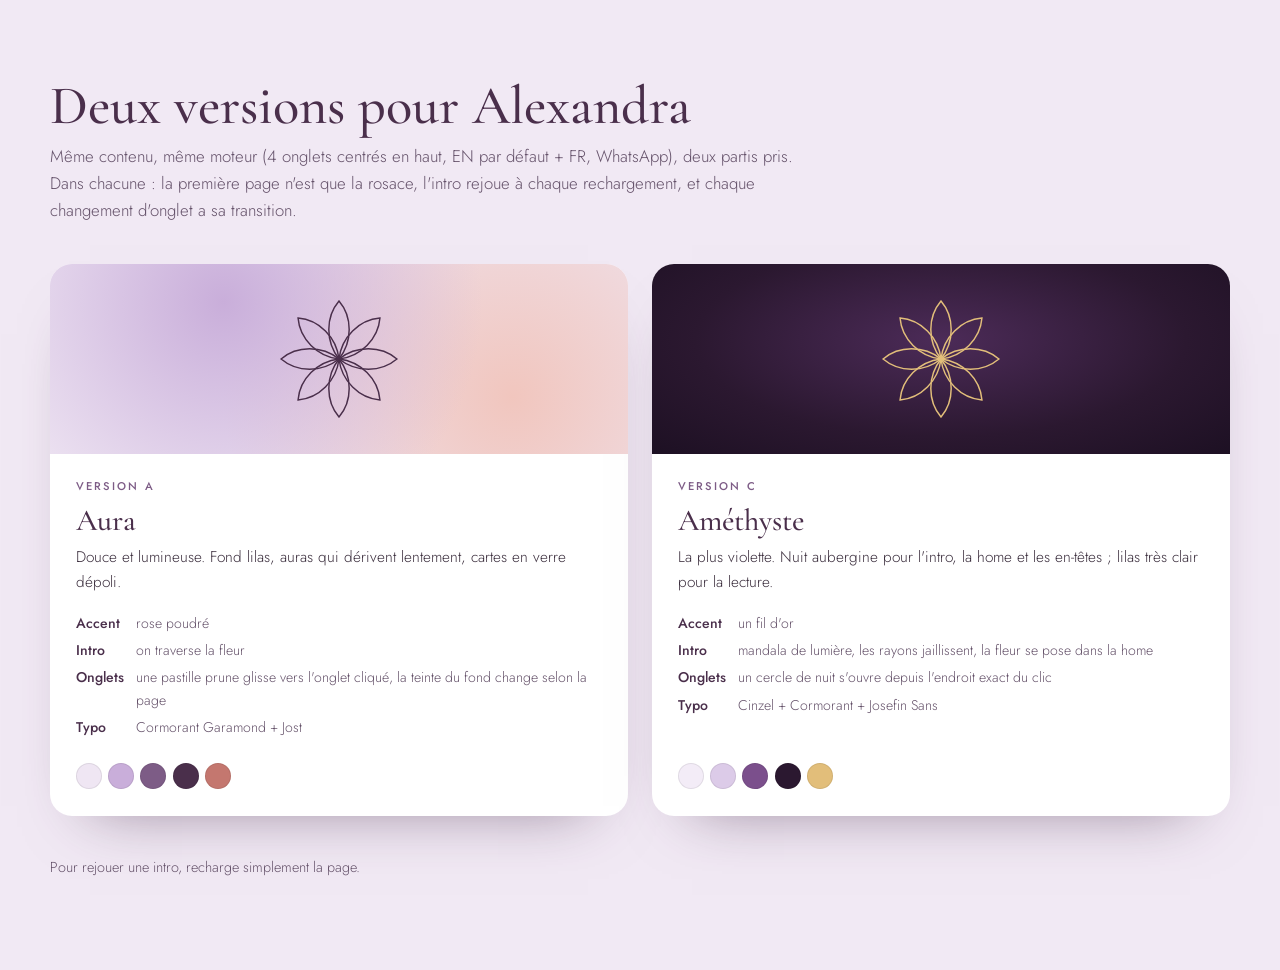
<file: index.html>
<!doctype html>
<html lang="fr">
<head>
  <meta charset="utf-8">
  <meta name="viewport" content="width=device-width, initial-scale=1">
  <meta name="robots" content="noindex, nofollow">
  <title>Alexandra — 2 versions</title>
  <link rel="preconnect" href="https://fonts.googleapis.com">
  <link rel="preconnect" href="https://fonts.gstatic.com" crossorigin>
  <link href="https://fonts.googleapis.com/css2?family=Cormorant+Garamond:ital,wght@0,500;1,400&family=Jost:wght@300;400;500&display=swap" rel="stylesheet">
  <style>
    :root { --ink: #3B2E3D; --strong: #4A2F4B; --soft: #65526A; }
    * { box-sizing: border-box; }
    body { margin: 0; min-height: 100vh; font: 300 1.05rem/1.6 'Jost', system-ui, sans-serif; color: var(--ink); background: #F1E9F4; padding: clamp(2rem, 6vw, 5rem) clamp(16px, 4vw, 48px); }
    header { max-width: 1180px; margin: 0 auto 2.5rem; }
    h1 { font: 500 clamp(2.2rem, 5vw, 3.4rem)/1.1 'Cormorant Garamond', serif; color: var(--strong); margin: 0 0 .4rem; }
    header p { margin: 0; color: var(--soft); max-width: 46em; }
    .grid { max-width: 1180px; margin: 0 auto; display: grid; grid-template-columns: repeat(2, minmax(0, 1fr)); gap: 1.5rem; }
    @media (max-width: 900px) { .grid { grid-template-columns: 1fr; } }
    a.card { display: flex; flex-direction: column; text-decoration: none; color: inherit; border-radius: 22px; overflow: hidden; background: #fff; box-shadow: 0 30px 60px -40px rgba(74, 47, 75, .6); transition: transform .4s cubic-bezier(.16, 1, .3, 1), box-shadow .4s; }
    a.card:hover { transform: translateY(-6px); box-shadow: 0 40px 70px -38px rgba(74, 47, 75, .75); }
    a.card:focus-visible { outline: 3px solid #C4776F; outline-offset: 4px; }
    .swatch { height: 190px; display: grid; place-items: center; position: relative; }
    .swatch svg { width: 130px; height: 130px; overflow: visible; }
    .a .swatch { background: radial-gradient(circle at 30% 20%, #C9AEDA, transparent 60%), radial-gradient(circle at 80% 70%, #F1C6BE, transparent 60%), #EFE6F3; color: #4A2F4B; }
    .c .swatch { background: radial-gradient(ellipse at 50% 40%, #4C2B58, #2B1830 60%, #1D1023); color: #E2BE7A; }
    .body { padding: 1.5rem 1.6rem 1.7rem; display: flex; flex-direction: column; gap: .5rem; flex: 1; }
    .k { font-size: .7rem; font-weight: 500; letter-spacing: .2em; text-transform: uppercase; color: #7D5C86; }
    h2 { font: 500 1.9rem/1.1 'Cormorant Garamond', serif; color: var(--strong); margin: 0; }
    .body p { margin: 0; font-size: .96rem; }
    dl { margin: .6rem 0 0; font-size: .88rem; display: grid; grid-template-columns: auto 1fr; gap: .3rem .8rem; color: var(--soft); }
    dt { font-weight: 500; color: var(--strong); }
    dd { margin: 0; }
    .dots { display: flex; gap: .4rem; margin-top: auto; padding-top: 1rem; }
    .dots i { width: 26px; height: 26px; border-radius: 50%; border: 1px solid rgba(0, 0, 0, .08); }
    footer { max-width: 1180px; margin: 2.5rem auto 0; font-size: .9rem; color: var(--soft); }
  </style>
</head>
<body>
  <header>
    <h1>Deux versions pour Alexandra</h1>
    <p>Même contenu, même moteur (4 onglets centrés en haut, EN par défaut + FR, WhatsApp), deux partis pris. Dans chacune : la première page n'est que la rosace, l'intro rejoue à chaque rechargement, et chaque changement d'onglet a sa transition.</p>
  </header>

  <main class="grid">
    <a class="card a" href="a/index.html">
      <div class="swatch"><svg viewBox="-220 -220 440 440" fill="none" stroke="currentColor" stroke-width="5"><g id="r"><path d="M0 0C46-58 46-142 0-196-46-142-46-58 0 0Z"/><path d="M0 0C46-58 46-142 0-196-46-142-46-58 0 0Z" transform="rotate(45)"/><path d="M0 0C46-58 46-142 0-196-46-142-46-58 0 0Z" transform="rotate(90)"/><path d="M0 0C46-58 46-142 0-196-46-142-46-58 0 0Z" transform="rotate(135)"/></g><use href="#r" transform="rotate(180)"/></svg></div>
      <div class="body">
        <span class="k">Version A</span>
        <h2>Aura</h2>
        <p>Douce et lumineuse. Fond lilas, auras qui dérivent lentement, cartes en verre dépoli.</p>
        <dl>
          <dt>Accent</dt><dd>rose poudré</dd>
          <dt>Intro</dt><dd>on traverse la fleur</dd>
          <dt>Onglets</dt><dd>une pastille prune glisse vers l'onglet cliqué, la teinte du fond change selon la page</dd>
          <dt>Typo</dt><dd>Cormorant Garamond + Jost</dd>
        </dl>
        <div class="dots"><i style="background:#EFE6F3"></i><i style="background:#C9AEDA"></i><i style="background:#7D5C86"></i><i style="background:#4A2F4B"></i><i style="background:#C4776F"></i></div>
      </div>
    </a>


    <a class="card c" href="c/index.html">
      <div class="swatch"><svg viewBox="-220 -220 440 440" fill="none" stroke="currentColor" stroke-width="5"><use href="#r"/><use href="#r" transform="rotate(180)"/></svg></div>
      <div class="body">
        <span class="k">Version C</span>
        <h2>Améthyste</h2>
        <p>La plus violette. Nuit aubergine pour l'intro, la home et les en-têtes ; lilas très clair pour la lecture.</p>
        <dl>
          <dt>Accent</dt><dd>un fil d'or</dd>
          <dt>Intro</dt><dd>mandala de lumière, les rayons jaillissent, la fleur se pose dans la home</dd>
          <dt>Onglets</dt><dd>un cercle de nuit s'ouvre depuis l'endroit exact du clic</dd>
          <dt>Typo</dt><dd>Cinzel + Cormorant + Josefin Sans</dd>
        </dl>
        <div class="dots"><i style="background:#F3ECF7"></i><i style="background:#DCCBE8"></i><i style="background:#7B4F8C"></i><i style="background:#2B1830"></i><i style="background:#E2BE7A"></i></div>
      </div>
    </a>
  </main>

  <footer>
    <p>Pour rejouer une intro, recharge simplement la page.</p>
  </footer>
</body>
</html>
</file>
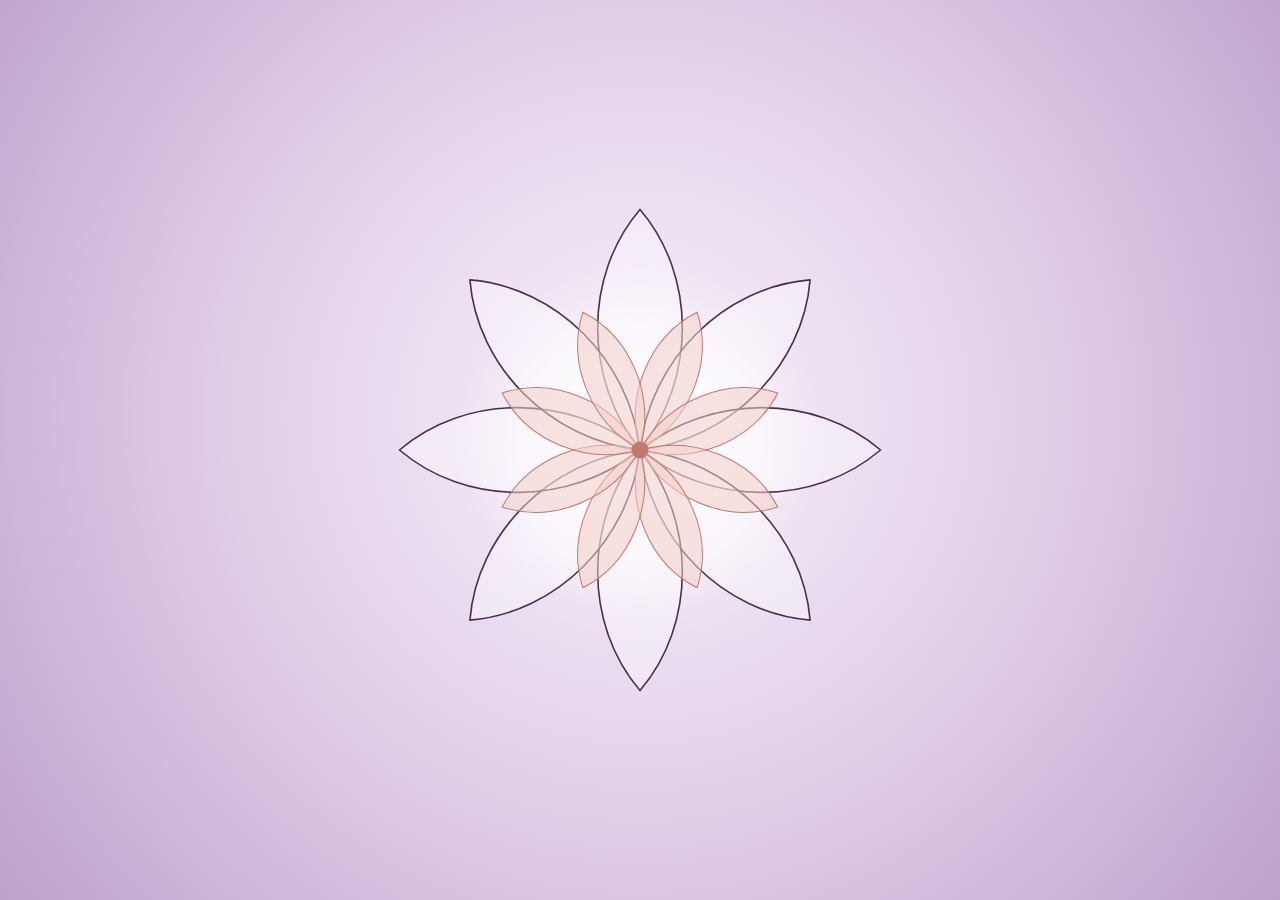
<file: a/index.html>
<!doctype html>
<html lang="en">
<head>
  <meta charset="utf-8">
  <meta name="viewport" content="width=device-width, initial-scale=1">
  <meta name="robots" content="noindex, nofollow">
  <title>Alexandra — Reiki & Intuitive Communication</title>
  <meta name="description" content="Reiki for adults and Intuitive Communication for babies, children and pregnancy. Online sessions in English and French, wherever you are.">
  <meta name="theme-color" content="#EFE6F3">
  <link rel="icon" href="data:image/svg+xml,%3Csvg xmlns='http://www.w3.org/2000/svg' viewBox='-32 -32 64 64'%3E%3Ccircle r='32' fill='%23EFE6F3'/%3E%3Cg fill='none' stroke='%237A5C80' stroke-width='2.2'%3E%3Cpath d='M0 4C6-4 6-16 0-26-6-16-6-4 0 4Z'/%3E%3Cpath d='M0 4C6-4 6-16 0-26-6-16-6-4 0 4Z' transform='rotate(60)'/%3E%3Cpath d='M0 4C6-4 6-16 0-26-6-16-6-4 0 4Z' transform='rotate(-60)'/%3E%3C/g%3E%3Ccircle r='3' fill='%23C9A15C'/%3E%3C/svg%3E">
  <link rel="preconnect" href="https://fonts.googleapis.com">
  <link rel="preconnect" href="https://fonts.gstatic.com" crossorigin>
  <link href="https://fonts.googleapis.com/css2?family=Cormorant+Garamond:ital,wght@0,400;0,500;0,600;1,400;1,500&family=Jost:wght@300;400;500&display=swap" rel="stylesheet">
  <link rel="stylesheet" href="../shared/base.css?v=3">
  <link rel="stylesheet" href="style.css?v=3">
</head>
<body class="v-a" data-intro-ms="2400" data-intro-hold-ms="2000" data-leave-ms="280" data-enter-ms="900">
<!-- Version A — Aura -->

<!-- INTRO: nothing but the rosette. Click → opening → home. Replays on every reload. -->
<div class="intro" id="intro">
  <div class="intro__bg" aria-hidden="true"></div>
  <button class="intro__btn" id="introBtn" type="button" data-i18n-aria="intro.aria" aria-label="Enter the website">
    <svg class="intro__ros" data-rosette></svg>
  </button>
  <div class="intro__veil" aria-hidden="true"></div>
</div>

<div class="aura" aria-hidden="true"><i></i><i></i><i></i></div>

<a class="skip" href="#main">Skip to content</a>

<header class="top" id="top">
  <a class="brand" href="#home" aria-label="Alexandra — home">
    <svg class="brand__ros" data-rosette></svg>
    <span class="brand__name">Alexandra</span>
  </a>
  <nav class="nav" aria-label="Main">
    <span class="nav__ind" aria-hidden="true"></span>
    <a class="nav__link" href="#home" data-page="home" data-i18n="nav.home">Home</a>
    <a class="nav__link" href="#reiki" data-page="reiki" data-i18n="nav.reiki">Reiki</a>
    <a class="nav__link" href="#intuitive-communication" data-page="intuitive-communication"><span class="nav__full" data-i18n="nav.ic">Intuitive Communication</span><span class="nav__short" data-i18n="nav.ic.short">Intuitive</span></a>
    <a class="nav__link" href="#about" data-page="about" data-i18n="nav.about">About</a>
  </nav>
  <div class="tools">
    <button class="lang" id="langToggle" type="button" data-i18n="nav.lang" data-i18n-aria="nav.lang.aria" aria-label="Passer en français">FR</button>
  </div>
</header>

<main id="main">

<section class="page page--home" id="home" data-page="home">
  <svg class="home__ros" data-rosette></svg>
  <div class="home">
    <p class="eyebrow" data-enter style="--i:0" data-i18n="home.eyebrow"></p>
    <h1 class="home__name" data-enter style="--i:1" data-i18n="home.name"></h1>
    <p class="home__tagline" data-enter style="--i:2" data-i18n="home.tagline"></p>
    <p class="home__lead" data-enter style="--i:3" data-i18n="home.lead"></p>
    <div class="offers">
        <a class="offer offer--reiki" href="#reiki" data-enter style="--i:4">
          <span class="offer__n" aria-hidden="true">01</span>
          <span class="offer__kicker" data-i18n="home.card1.kicker"></span>
          <span class="offer__title" data-i18n="home.card1.title"></span>
          <span class="offer__text" data-i18n="home.card1.text"></span>
          <span class="offer__link"><span data-i18n="home.card.link"></span><svg class="icon" aria-hidden="true"><use href="#i-arrow"/></svg></span>
        </a>
        <a class="offer offer--ic" href="#intuitive-communication" data-enter style="--i:5">
          <span class="offer__n" aria-hidden="true">02</span>
          <span class="offer__kicker" data-i18n="home.card2.kicker"></span>
          <span class="offer__title" data-i18n="home.card2.title"></span>
          <span class="offer__text" data-i18n="home.card2.text"></span>
          <span class="offer__link"><span data-i18n="home.card.link"></span><svg class="icon" aria-hidden="true"><use href="#i-arrow"/></svg></span>
        </a>
    </div>
    <div class="home__cta" data-enter style="--i:6">
        <a class="btn js-wa" href="#" data-icon="wa"><span data-i18n="cta.whatsapp">Message me on WhatsApp</span></a>
        <p class="home__foot" data-i18n="home.foot"></p>
      </div>
  </div>
</section>

<section class="page page--inner" id="reiki" data-page="reiki" hidden>
  <header class="hero">
    <svg class="hero__ros" data-rosette></svg>
    <div class="hero__inner">
      <p class="eyebrow" data-i18n="reiki.kicker"></p>
      <h1 class="hero__title" data-i18n="reiki.title"></h1>
      <p class="hero__sub" data-i18n="reiki.sub"></p>
      <ul class="practical" data-practical="reiki"></ul>
    </div>
  </header>
  <div class="wrap">
    <p class="lead" data-reveal data-i18n="reiki.intro"></p>
    <div class="layout layout--reiki">
      <section class="panel panel--a" data-reveal style="--i:0">
        <span class="panel__n" aria-hidden="true">01</span>
        <h2 data-i18n="reiki.when.title"></h2>
        <p data-i18n="reiki.when.lead"></p>
        <ul class="sparks" data-list="reiki.when" data-count="6"></ul>
        <p class="muted" data-i18n="reiki.when.after"></p>
      </section>
      <section class="panel panel--b panel--tint" data-reveal style="--i:1">
        <span class="panel__n" aria-hidden="true">02</span>
        <h2 data-i18n="reiki.remote.title"></h2>
        <p data-i18n="reiki.remote.text"></p>
      </section>
      <section class="panel panel--c" data-reveal style="--i:2">
        <span class="panel__n" aria-hidden="true">03</span>
        <h2 data-i18n="reiki.how.title"></h2>
        <p data-i18n="reiki.how.text"></p>
        <p class="badge" data-i18n="reiki.cert"></p>
      </section>
    </div>
    <aside class="cta" data-reveal>
      <svg class="cta__ros" data-rosette></svg>
      <p class="cta__lead" data-i18n="reiki.cta.lead"></p>
      <a class="btn js-wa" href="#" data-icon="wa"><span data-i18n="cta.whatsapp">Message me on WhatsApp</span></a>
    </aside>
  </div>
</section>

<section class="page page--inner" id="intuitive-communication" data-page="intuitive-communication" hidden>
  <header class="hero">
    <svg class="hero__ros" data-rosette></svg>
    <div class="hero__inner">
      <p class="eyebrow" data-i18n="ic.kicker"></p>
      <h1 class="hero__title" data-i18n="ic.title"></h1>
      <p class="hero__sub" data-i18n="ic.sub"></p>
      <ul class="practical" data-practical="ic"></ul>
    </div>
  </header>
  <div class="wrap">
    <p class="lead lead--quote" data-reveal data-i18n="ic.lead"></p>
    <div class="layout layout--ic">
      <section class="panel panel--a" data-reveal style="--i:0">
        <span class="panel__n" aria-hidden="true">01</span>
        <h2 data-i18n="ic.how.title"></h2>
        <p data-i18n="ic.how.1"></p>
        <p data-i18n="ic.how.2"></p>
        <p data-i18n="ic.how.3"></p>
      </section>
      <section class="panel panel--b panel--tint" data-reveal style="--i:1">
        <span class="panel__n" aria-hidden="true">02</span>
        <h2 data-i18n="ic.when.title"></h2>
        <h3 class="panel__sub" data-i18n="ic.when.babies"></h3>
        <ul class="iconlist" data-iconlist="ic.when.b" data-icons="moon,fork,heart,zap"></ul>
        <h3 class="panel__sub" data-i18n="ic.when.preg"></h3>
        <ul class="iconlist" data-iconlist="ic.when.p" data-icons="link,rainbow"></ul>
      </section>
    </div>
    <section class="session">
      <header class="session__head" data-reveal>
        <span class="panel__n" aria-hidden="true">03</span>
        <h2 data-i18n="ic.session.title"></h2>
      </header>
      <div class="steps" data-steps="ic.s" data-count="6"></div>
      <p class="note" data-reveal data-i18n="ic.note"></p>
    </section>
    <aside class="cta" data-reveal>
      <svg class="cta__ros" data-rosette></svg>
      <p class="cta__lead" data-i18n="ic.cta.lead"></p>
      <a class="btn js-wa" href="#" data-icon="wa"><span data-i18n="cta.whatsapp">Message me on WhatsApp</span></a>
    </aside>
  </div>
</section>

<section class="page page--inner" id="about" data-page="about" hidden>
  <header class="hero">
    <svg class="hero__ros" data-rosette></svg>
    <div class="hero__inner">
      <p class="eyebrow" data-i18n="about.kicker"></p>
      <h1 class="hero__title" data-i18n="about.title"></h1>
      <p class="hero__sub" data-i18n="about.sub"></p>
    </div>
  </header>
  <div class="wrap">
    <div class="about">
      <figure class="about__fig" data-reveal>
        <svg class="about__ros" data-rosette></svg>
        <img src="../shared/portrait-placeholder.jpg" alt="Alexandra" width="400" height="400" loading="lazy">
      </figure>
      <div class="about__body">
        <p data-reveal style="--i:0" data-i18n="about.1"></p>
        <p data-reveal style="--i:1" data-i18n="about.2"></p>
        <p data-reveal style="--i:2" data-i18n="about.3"></p>
        <section class="panel panel--tint" data-reveal>
          <h2 data-i18n="about.cert.title"></h2>
          <ul class="sparks" data-list="about.cert" data-count="3"></ul>
          <p class="muted" data-i18n="about.langs"></p>
        </section>
      </div>
    </div>
    <aside class="cta" data-reveal>
      <svg class="cta__ros" data-rosette></svg>
      <p class="cta__lead" data-i18n="about.cta.lead"></p>
      <a class="btn js-wa" href="#" data-icon="wa"><span data-i18n="cta.whatsapp">Message me on WhatsApp</span></a>
    </aside>
  </div>
</section>

</main>

<footer class="foot">
  <div class="wrap foot__in">
    <p><strong>Alexandra</strong> · <span data-i18n="footer.line"></span></p>
    <p class="foot__links"><a class="js-wa" href="#" data-i18n="footer.whatsapp">WhatsApp</a><a class="js-line" href="#" data-i18n="footer.line.app">Line</a></p>
    <p class="foot__legal" data-i18n="footer.legal"></p>
  </div>
</footer>

<a class="fab js-wa" href="#" data-icon="wa" data-i18n-aria="cta.whatsapp" aria-label="Message me on WhatsApp"></a>

<!-- page-change layer (curtain / veil), driven by body.is-leaving / .is-entering -->
<div class="fx" aria-hidden="true"><svg class="fx__ros" data-rosette></svg></div>

<script src="../shared/i18n.js?v=3"></script>
<script src="../shared/core.js?v=3"></script>
</body>
</html>
</file>
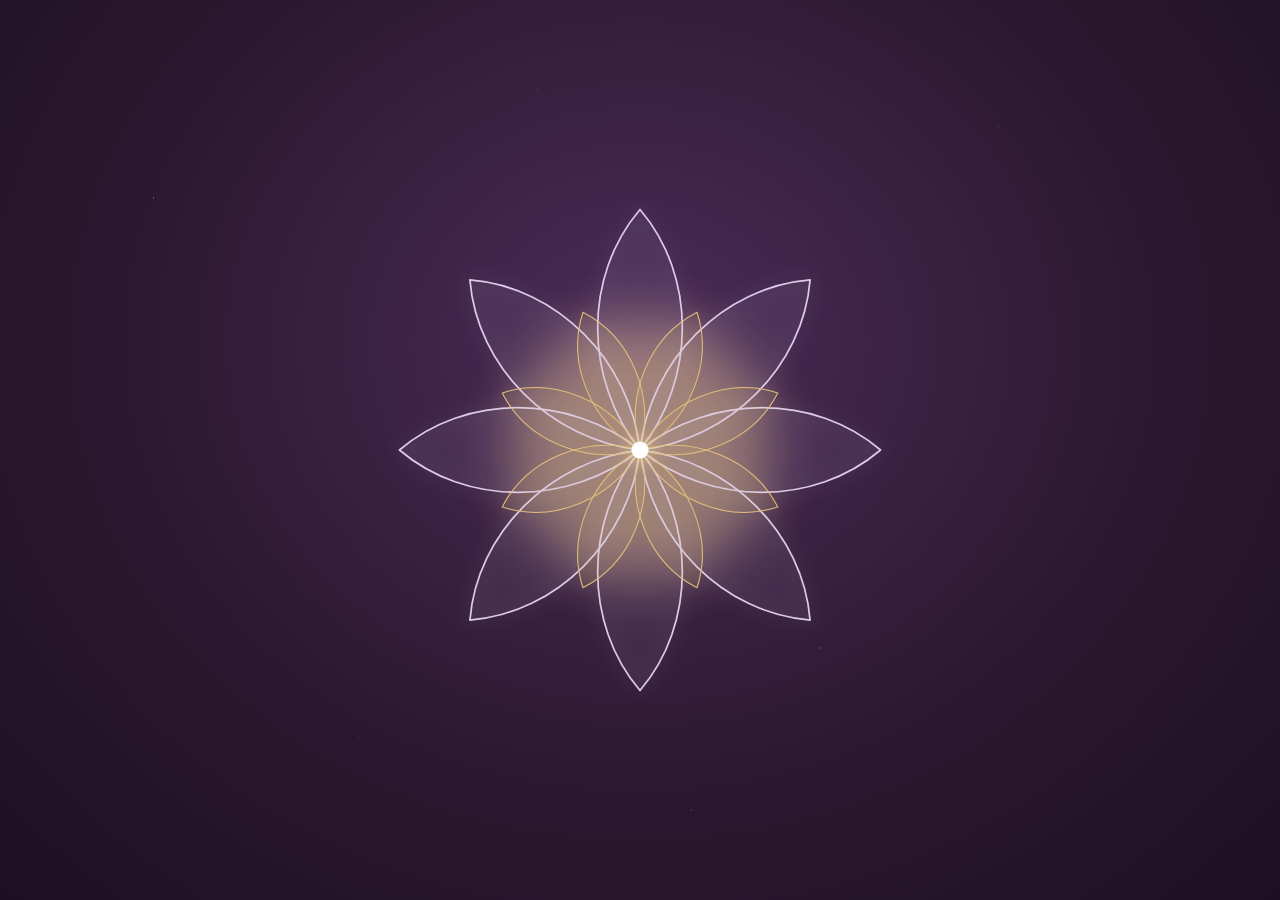
<file: c/index.html>
<!doctype html>
<html lang="en">
<head>
  <meta charset="utf-8">
  <meta name="viewport" content="width=device-width, initial-scale=1">
  <meta name="robots" content="noindex, nofollow">
  <title>Alexandra — Reiki & Intuitive Communication</title>
  <meta name="description" content="Reiki for adults and Intuitive Communication for babies, children and pregnancy. Online sessions in English and French, wherever you are.">
  <meta name="theme-color" content="#2B1830">
  <link rel="icon" href="data:image/svg+xml,%3Csvg xmlns='http://www.w3.org/2000/svg' viewBox='-32 -32 64 64'%3E%3Ccircle r='32' fill='%23EFE6F3'/%3E%3Cg fill='none' stroke='%237A5C80' stroke-width='2.2'%3E%3Cpath d='M0 4C6-4 6-16 0-26-6-16-6-4 0 4Z'/%3E%3Cpath d='M0 4C6-4 6-16 0-26-6-16-6-4 0 4Z' transform='rotate(60)'/%3E%3Cpath d='M0 4C6-4 6-16 0-26-6-16-6-4 0 4Z' transform='rotate(-60)'/%3E%3C/g%3E%3Ccircle r='3' fill='%23C9A15C'/%3E%3C/svg%3E">
  <link rel="preconnect" href="https://fonts.googleapis.com">
  <link rel="preconnect" href="https://fonts.gstatic.com" crossorigin>
  <link href="https://fonts.googleapis.com/css2?family=Cinzel:wght@400;500;600&family=Cormorant+Garamond:ital,wght@0,400;0,500;1,400;1,500&family=Josefin+Sans:wght@300;400;500&display=swap" rel="stylesheet">
  <link rel="stylesheet" href="../shared/base.css?v=3">
  <link rel="stylesheet" href="style.css?v=3">
</head>
<body class="v-c" data-intro-ms="2600" data-intro-hold-ms="2300" data-leave-ms="520" data-enter-ms="800">
<!-- Version C — Améthyste -->

<!-- INTRO: nothing but the rosette. Click → opening → home. Replays on every reload. -->
<div class="intro" id="intro">
  <div class="intro__bg" aria-hidden="true"></div>
  <button class="intro__btn" id="introBtn" type="button" data-i18n-aria="intro.aria" aria-label="Enter the website">
    <svg class="intro__ros" data-rosette></svg>
  </button>
  <div class="intro__veil" aria-hidden="true"></div>
</div>



<a class="skip" href="#main">Skip to content</a>

<header class="top" id="top">
  <a class="brand" href="#home" aria-label="Alexandra — home">
    <svg class="brand__ros" data-rosette></svg>
    <span class="brand__name">Alexandra</span>
  </a>
  <nav class="nav" aria-label="Main">
    <span class="nav__ind" aria-hidden="true"></span>
    <a class="nav__link" href="#home" data-page="home" data-i18n="nav.home">Home</a>
    <a class="nav__link" href="#reiki" data-page="reiki" data-i18n="nav.reiki">Reiki</a>
    <a class="nav__link" href="#intuitive-communication" data-page="intuitive-communication"><span class="nav__full" data-i18n="nav.ic">Intuitive Communication</span><span class="nav__short" data-i18n="nav.ic.short">Intuitive</span></a>
    <a class="nav__link" href="#about" data-page="about" data-i18n="nav.about">About</a>
  </nav>
  <div class="tools">
    <button class="lang" id="langToggle" type="button" data-i18n="nav.lang" data-i18n-aria="nav.lang.aria" aria-label="Passer en français">FR</button>
  </div>
</header>

<main id="main">

<section class="page page--home" id="home" data-page="home">
  <div class="stars" aria-hidden="true"></div>
  <div class="home">
    <p class="eyebrow" data-enter style="--i:0" data-i18n="home.eyebrow"></p>
    <h1 class="home__name" data-enter style="--i:1" data-i18n="home.name"></h1>
    <p class="home__tagline" data-enter style="--i:2" data-i18n="home.tagline"></p>
    <div class="orbit">
        <a class="offer offer--reiki" href="#reiki" data-enter style="--i:4">
          <span class="offer__n" aria-hidden="true">01</span>
          <span class="offer__kicker" data-i18n="home.card1.kicker"></span>
          <span class="offer__title" data-i18n="home.card1.title"></span>
          <span class="offer__text" data-i18n="home.card1.text"></span>
          <span class="offer__link"><span data-i18n="home.card.link"></span><svg class="icon" aria-hidden="true"><use href="#i-arrow"/></svg></span>
        </a>
        <svg class="home__ros" data-rosette data-enter style="--i:3"></svg>
        <a class="offer offer--ic" href="#intuitive-communication" data-enter style="--i:5">
          <span class="offer__n" aria-hidden="true">02</span>
          <span class="offer__kicker" data-i18n="home.card2.kicker"></span>
          <span class="offer__title" data-i18n="home.card2.title"></span>
          <span class="offer__text" data-i18n="home.card2.text"></span>
          <span class="offer__link"><span data-i18n="home.card.link"></span><svg class="icon" aria-hidden="true"><use href="#i-arrow"/></svg></span>
        </a>
    </div>
    <div class="home__cta" data-enter style="--i:6">
        <a class="btn js-wa" href="#" data-icon="wa"><span data-i18n="cta.whatsapp">Message me on WhatsApp</span></a>
        <p class="home__foot" data-i18n="home.foot"></p>
      </div>
  </div>
</section>

<section class="page page--inner" id="reiki" data-page="reiki" hidden>
  <header class="hero">
    <svg class="hero__ros" data-rosette></svg>
    <div class="hero__inner">
      <p class="eyebrow" data-i18n="reiki.kicker"></p>
      <h1 class="hero__title" data-i18n="reiki.title"></h1>
      <p class="hero__sub" data-i18n="reiki.sub"></p>
      <ul class="practical" data-practical="reiki"></ul>
    </div>
  </header>
  <div class="wrap">
    <p class="lead" data-reveal data-i18n="reiki.intro"></p>
    <div class="layout layout--reiki">
      <section class="panel panel--a" data-reveal style="--i:0">
        <span class="panel__n" aria-hidden="true">01</span>
        <h2 data-i18n="reiki.when.title"></h2>
        <p data-i18n="reiki.when.lead"></p>
        <ul class="sparks" data-list="reiki.when" data-count="6"></ul>
        <p class="muted" data-i18n="reiki.when.after"></p>
      </section>
      <section class="panel panel--b panel--tint" data-reveal style="--i:1">
        <span class="panel__n" aria-hidden="true">02</span>
        <h2 data-i18n="reiki.remote.title"></h2>
        <p data-i18n="reiki.remote.text"></p>
      </section>
      <section class="panel panel--c" data-reveal style="--i:2">
        <span class="panel__n" aria-hidden="true">03</span>
        <h2 data-i18n="reiki.how.title"></h2>
        <p data-i18n="reiki.how.text"></p>
        <p class="badge" data-i18n="reiki.cert"></p>
      </section>
    </div>
    <aside class="cta" data-reveal>
      <svg class="cta__ros" data-rosette></svg>
      <p class="cta__lead" data-i18n="reiki.cta.lead"></p>
      <a class="btn js-wa" href="#" data-icon="wa"><span data-i18n="cta.whatsapp">Message me on WhatsApp</span></a>
    </aside>
  </div>
</section>

<section class="page page--inner" id="intuitive-communication" data-page="intuitive-communication" hidden>
  <header class="hero">
    <svg class="hero__ros" data-rosette></svg>
    <div class="hero__inner">
      <p class="eyebrow" data-i18n="ic.kicker"></p>
      <h1 class="hero__title" data-i18n="ic.title"></h1>
      <p class="hero__sub" data-i18n="ic.sub"></p>
      <ul class="practical" data-practical="ic"></ul>
    </div>
  </header>
  <div class="wrap">
    <p class="lead lead--quote" data-reveal data-i18n="ic.lead"></p>
    <div class="layout layout--ic">
      <section class="panel panel--a" data-reveal style="--i:0">
        <span class="panel__n" aria-hidden="true">01</span>
        <h2 data-i18n="ic.how.title"></h2>
        <p data-i18n="ic.how.1"></p>
        <p data-i18n="ic.how.2"></p>
        <p data-i18n="ic.how.3"></p>
      </section>
      <section class="panel panel--b panel--tint" data-reveal style="--i:1">
        <span class="panel__n" aria-hidden="true">02</span>
        <h2 data-i18n="ic.when.title"></h2>
        <h3 class="panel__sub" data-i18n="ic.when.babies"></h3>
        <ul class="iconlist" data-iconlist="ic.when.b" data-icons="moon,fork,heart,zap"></ul>
        <h3 class="panel__sub" data-i18n="ic.when.preg"></h3>
        <ul class="iconlist" data-iconlist="ic.when.p" data-icons="link,rainbow"></ul>
      </section>
    </div>
    <section class="session">
      <header class="session__head" data-reveal>
        <span class="panel__n" aria-hidden="true">03</span>
        <h2 data-i18n="ic.session.title"></h2>
      </header>
      <div class="steps" data-steps="ic.s" data-count="6"></div>
      <p class="note" data-reveal data-i18n="ic.note"></p>
    </section>
    <aside class="cta" data-reveal>
      <svg class="cta__ros" data-rosette></svg>
      <p class="cta__lead" data-i18n="ic.cta.lead"></p>
      <a class="btn js-wa" href="#" data-icon="wa"><span data-i18n="cta.whatsapp">Message me on WhatsApp</span></a>
    </aside>
  </div>
</section>

<section class="page page--inner" id="about" data-page="about" hidden>
  <header class="hero">
    <svg class="hero__ros" data-rosette></svg>
    <div class="hero__inner">
      <p class="eyebrow" data-i18n="about.kicker"></p>
      <h1 class="hero__title" data-i18n="about.title"></h1>
      <p class="hero__sub" data-i18n="about.sub"></p>
    </div>
  </header>
  <div class="wrap">
    <div class="about">
      <figure class="about__fig" data-reveal>
        <svg class="about__ros" data-rosette></svg>
        <img src="../shared/portrait-placeholder.jpg" alt="Alexandra" width="400" height="400" loading="lazy">
      </figure>
      <div class="about__body">
        <p data-reveal style="--i:0" data-i18n="about.1"></p>
        <p data-reveal style="--i:1" data-i18n="about.2"></p>
        <p data-reveal style="--i:2" data-i18n="about.3"></p>
        <section class="panel panel--tint" data-reveal>
          <h2 data-i18n="about.cert.title"></h2>
          <ul class="sparks" data-list="about.cert" data-count="3"></ul>
          <p class="muted" data-i18n="about.langs"></p>
        </section>
      </div>
    </div>
    <aside class="cta" data-reveal>
      <svg class="cta__ros" data-rosette></svg>
      <p class="cta__lead" data-i18n="about.cta.lead"></p>
      <a class="btn js-wa" href="#" data-icon="wa"><span data-i18n="cta.whatsapp">Message me on WhatsApp</span></a>
    </aside>
  </div>
</section>

</main>

<footer class="foot">
  <div class="wrap foot__in">
    <p><strong>Alexandra</strong> · <span data-i18n="footer.line"></span></p>
    <p class="foot__links"><a class="js-wa" href="#" data-i18n="footer.whatsapp">WhatsApp</a><a class="js-line" href="#" data-i18n="footer.line.app">Line</a></p>
    <p class="foot__legal" data-i18n="footer.legal"></p>
  </div>
</footer>

<a class="fab js-wa" href="#" data-icon="wa" data-i18n-aria="cta.whatsapp" aria-label="Message me on WhatsApp"></a>

<!-- page-change layer (curtain / veil), driven by body.is-leaving / .is-entering -->
<div class="fx" aria-hidden="true"><svg class="fx__ros" data-rosette></svg></div>

<script src="../shared/i18n.js?v=3"></script>
<script src="../shared/core.js?v=3"></script>
</body>
</html>
</file>
<file: shared/base.css>
/* ==========================================================
   Shared skeleton for the versions.
   Structure, accessibility and motion plumbing live here;
   each version's style.css brings tokens, layout and character.
   ========================================================== */

:root {
  /* overridden per version */
  --bg: #F4EEF6; --surface: #fff; --tint: #E9DDEE;
  --strong: #452B47; --ink: #3A2E3C; --soft: #6B5A6E;
  --accent: #7A5C80; --accent-2: #C9837C; --on-accent: #fff;
  --line: rgba(69, 43, 71, .16);
  --font-display: Georgia, serif; --font-body: system-ui, sans-serif;

  --top-h: 84px;
  --wrap: 1120px;
  --radius: 22px;
  --ease: cubic-bezier(.2, .7, .2, 1);
  --ease-out: cubic-bezier(.16, 1, .3, 1);
}
@media (max-width: 760px) { :root { --top-h: 112px; } }

*, *::before, *::after { box-sizing: border-box; }
html { -webkit-text-size-adjust: 100%; }
body {
  margin: 0;
  background: var(--bg);
  color: var(--ink);
  font-family: var(--font-body);
  font-weight: 300;
  font-size: 1.0625rem;
  line-height: 1.65;
  -webkit-font-smoothing: antialiased;
  overflow-x: hidden;
}
body.has-intro { overflow: hidden; }

h1, h2, h3 { font-family: var(--font-display); font-weight: 500; color: var(--strong); line-height: 1.12; margin: 0 0 .55em; text-wrap: balance; }
h2 { font-size: clamp(1.6rem, 2.6vw, 2.05rem); }
h3 { font-size: 1.25rem; }
p { margin: 0 0 1em; }
ul, ol { margin: 0; padding: 0; list-style: none; }
img { display: block; max-width: 100%; }
a { color: var(--accent); text-underline-offset: 3px; text-decoration-thickness: 1px; }
em { font-style: italic; }
.muted { color: var(--soft); }
.page[hidden] { display: none !important; }

:focus-visible { outline: 2px solid var(--accent-2); outline-offset: 3px; border-radius: 6px; }

.skip { position: fixed; left: 12px; top: -60px; z-index: 200; background: var(--strong); color: #fff; padding: .7rem 1rem; border-radius: 10px; text-decoration: none; transition: top .2s; }
.skip:focus { top: 12px; }

.wrap { max-width: var(--wrap); margin: 0 auto; padding: 0 clamp(18px, 4vw, 44px); }

.eyebrow { font-size: .72rem; font-weight: 500; letter-spacing: .2em; text-transform: uppercase; color: var(--accent); margin: 0 0 1rem; }

.icon { width: 1.45em; height: 1.45em; flex: 0 0 auto; fill: none; stroke: currentColor; stroke-width: 1.5; stroke-linecap: round; stroke-linejoin: round; }

/* ---------- Buttons ---------- */
.btn {
  display: inline-flex; align-items: center; justify-content: center; gap: .6rem;
  min-height: 52px; padding: .85rem 1.7rem;
  font: 500 .95rem/1 var(--font-body); letter-spacing: .03em;
  color: var(--on-accent); background: var(--strong);
  border: 0; border-radius: 999px; text-decoration: none; cursor: pointer;
  transition: transform .25s var(--ease), box-shadow .25s var(--ease), background .25s var(--ease);
}
.btn:hover { transform: translateY(-2px); }
.btn:active { transform: translateY(0) scale(.98); }

/* ---------- Header: brand | centred tabs | tools ---------- */
.top {
  position: fixed; inset: 0 0 auto 0; z-index: 40;
  height: var(--top-h);
  display: grid; grid-template-columns: 1fr auto 1fr; align-items: center; gap: 1rem;
  padding: 0 clamp(16px, 3vw, 36px);
}
.brand { display: inline-flex; align-items: center; gap: .6rem; justify-self: start; text-decoration: none; color: var(--strong); min-height: 44px; }
.brand__ros { width: 34px; height: 34px; overflow: visible; }
.brand__name { font-family: var(--font-display); font-size: 1.35rem; letter-spacing: .02em; }
.tools { justify-self: end; display: flex; align-items: center; gap: .6rem; }

.nav { position: relative; display: flex; align-items: center; gap: .25rem; padding: .3rem; border-radius: 999px; }
.nav__link {
  position: relative; z-index: 1;
  display: inline-flex; align-items: center; min-height: 44px; padding: 0 1.15rem;
  font-size: .9rem; font-weight: 400; letter-spacing: .02em; white-space: nowrap;
  color: var(--ink); text-decoration: none; border-radius: 999px; cursor: pointer;
  transition: color .3s var(--ease);
}
.nav__short { display: none; }
.nav__ind {
  position: absolute; left: 0; top: .3rem; bottom: .3rem;
  width: var(--ind-w, 0); transform: translateX(var(--ind-x, 0));
  border-radius: 999px; pointer-events: none;
  transition: transform .55s var(--ease-out), width .55s var(--ease-out);
}

.lang {
  min-width: 48px; min-height: 44px; padding: 0 .9rem;
  font: 500 .78rem/1 var(--font-body); letter-spacing: .14em;
  color: var(--strong); background: transparent; border: 1.5px solid var(--line); border-radius: 999px; cursor: pointer;
  transition: background .25s, border-color .25s, color .25s;
}

@media (max-width: 760px) {
  .top { grid-template-columns: 1fr auto; grid-template-rows: 56px 56px; gap: 0 .5rem; align-content: start; }
  .brand { grid-area: 1 / 1; }
  .tools { grid-area: 1 / 2; }
  .nav { grid-area: 2 / 1 / 3 / 3; justify-self: center; }
  .nav__link { padding: 0 .8rem; font-size: .84rem; }
  .nav__full { display: none; }
  .nav__short { display: inline; }
  .brand__name { font-size: 1.2rem; }
}

/* ---------- Rosette (built by core.js) ---------- */
.ros__petal { transform-box: view-box; transform-origin: 0 0; transform: rotate(var(--r)); fill: none; stroke: currentColor; stroke-width: 1.4; stroke-linejoin: round; vector-effect: non-scaling-stroke; }
.ros__ring--inner .ros__petal { transform: rotate(var(--r)) scale(.62); }
.ros__glow, .ros__rays, .ros__seed { transform-box: view-box; transform-origin: 0 0; }
.ros__glow { fill: none; opacity: 0; }
.ros__rays line { stroke: currentColor; stroke-width: 1; stroke-linecap: round; opacity: 0; vector-effect: non-scaling-stroke; }
.ros__seed { fill: currentColor; opacity: 0; }

/* ---------- Intro ---------- */
.intro { position: fixed; inset: 0; z-index: 100; display: grid; place-items: center; overflow: hidden; }
.intro__bg, .intro__veil { position: absolute; inset: 0; pointer-events: none; }
.intro__veil { opacity: 0; }
.intro__btn {
  position: relative; z-index: 1;
  width: min(72vmin, 540px); aspect-ratio: 1; padding: 0;
  background: transparent; border: 0; border-radius: 50%; cursor: pointer; color: inherit;
  -webkit-tap-highlight-color: transparent;
}
.intro__ros { width: 100%; height: 100%; overflow: visible; display: block; }

/* ---------- Pages ---------- */
main { position: relative; z-index: 1; }
.page--home { position: relative; min-height: 100vh; min-height: 100dvh; padding-top: var(--top-h); display: grid; overflow: hidden; }
.page--inner { padding-bottom: clamp(3.5rem, 8vw, 6rem); }

.hero { position: relative; padding: calc(var(--top-h) + clamp(2rem, 6vw, 4.5rem)) clamp(18px, 4vw, 44px) clamp(2.5rem, 6vw, 4.5rem); text-align: center; overflow: hidden; }
.hero__inner { position: relative; z-index: 1; max-width: 900px; margin: 0 auto; }
.hero__title { font-size: clamp(2.5rem, 6.4vw, 4.6rem); margin-bottom: .2em; }
.hero__sub { font-family: var(--font-display); font-style: italic; font-size: clamp(1.15rem, 2.1vw, 1.45rem); color: var(--accent); margin: 0; }
.hero__ros { position: absolute; pointer-events: none; overflow: visible; }

.practical { display: inline-flex; flex-wrap: wrap; justify-content: center; gap: .5rem .6rem; margin-top: 1.8rem; }
.practical li { display: inline-flex; align-items: center; gap: .5rem; min-height: 40px; padding: .35rem 1rem; border-radius: 999px; font-size: .9rem; font-weight: 400; color: var(--strong); }

.lead { font-family: var(--font-display); font-size: clamp(1.25rem, 2.2vw, 1.6rem); line-height: 1.45; color: var(--strong); max-width: 42em; margin: clamp(2rem, 5vw, 3.5rem) auto; text-align: center; text-wrap: balance; }
.lead--quote { font-style: italic; }

.layout { display: grid; gap: clamp(1.2rem, 2.4vw, 2rem); }
.panel { position: relative; padding: clamp(1.4rem, 3vw, 2.3rem); border-radius: var(--radius); }
.panel__n { display: block; font-family: var(--font-display); font-size: .95rem; letter-spacing: .18em; color: var(--accent-2); margin-bottom: .7rem; }
.panel__sub { font-size: 1.05rem; font-style: italic; color: var(--accent); margin: 1.3rem 0 .6rem; }
.panel__sub:first-of-type { margin-top: .3rem; }
.panel > :last-child { margin-bottom: 0; }

.sparks li { position: relative; padding-left: 1.7rem; margin: .45rem 0; }
.sparks li::before { content: ""; position: absolute; left: .1rem; top: .62em; width: .55rem; height: .55rem; background: var(--accent-2); transform: rotate(45deg); border-radius: 2px; }

.iconlist { display: grid; grid-template-columns: repeat(2, minmax(0, 1fr)); gap: .7rem 1rem; }
.iconlist li { display: flex; align-items: center; gap: .7rem; color: var(--strong); font-weight: 400; }
.iconlist .icon { color: var(--accent); width: 1.7em; height: 1.7em; }
@media (max-width: 480px) { .iconlist { grid-template-columns: 1fr; } }

.badge { display: inline-block; margin-top: .5rem; padding: .5rem 1rem; border-radius: 999px; font-size: .74rem; font-weight: 500; letter-spacing: .13em; text-transform: uppercase; color: var(--strong); background: var(--tint); }

.session { margin-top: clamp(3rem, 7vw, 5rem); }
.session__head { text-align: center; margin-bottom: clamp(1.5rem, 3vw, 2.5rem); }
.steps { display: grid; grid-template-columns: repeat(3, minmax(0, 1fr)); gap: clamp(1.2rem, 2.5vw, 2rem); }
@media (max-width: 900px) { .steps { grid-template-columns: repeat(2, minmax(0, 1fr)); } }
@media (max-width: 600px) { .steps { grid-template-columns: 1fr; } }
.step__n { display: block; font-family: var(--font-display); color: var(--accent-2); letter-spacing: .14em; font-size: .9rem; margin-bottom: .4rem; }
.step h3 { margin-bottom: .35rem; }
.step p { font-size: .97rem; margin: 0; }

.note { max-width: 46em; margin: clamp(2rem, 4vw, 3rem) auto 0; padding: 1rem 1.3rem; border-radius: 14px; font-size: .94rem; }

.cta { position: relative; overflow: hidden; margin-top: clamp(3rem, 7vw, 5rem); padding: clamp(2.2rem, 5vw, 3.6rem) clamp(1.4rem, 4vw, 3rem); border-radius: calc(var(--radius) + 8px); text-align: center; }
.cta__lead { position: relative; font-family: var(--font-display); font-style: italic; font-size: clamp(1.3rem, 2.4vw, 1.75rem); margin-bottom: 1.2rem; }
.cta .btn { position: relative; }
.cta__ros { position: absolute; pointer-events: none; overflow: visible; }

.about { display: grid; grid-template-columns: minmax(220px, 320px) 1fr; gap: clamp(2rem, 5vw, 4.5rem); align-items: start; margin-top: clamp(2rem, 5vw, 3.5rem); }
.about__fig { position: sticky; top: calc(var(--top-h) + 1rem); margin: 0; aspect-ratio: 1; display: grid; place-items: center; }
.about__fig img { position: relative; width: 74%; height: auto; aspect-ratio: 1; object-fit: cover; border-radius: 50%; }
.about__ros { position: absolute; inset: 0; width: 100%; height: 100%; overflow: visible; }
.about__body .panel { margin-top: 1.6rem; }
@media (max-width: 820px) { .about { grid-template-columns: 1fr; } .about__fig { position: relative; top: 0; max-width: 260px; margin: 0 auto; } }

.foot { position: relative; z-index: 1; padding: 2rem 0 2.4rem; font-size: .86rem; color: var(--soft); border-top: 1px solid var(--line); }
.foot__in { display: flex; flex-wrap: wrap; gap: .4rem 2rem; justify-content: space-between; align-items: baseline; }
.foot p { margin: 0; }
.foot strong { color: var(--strong); font-weight: 500; }
.foot__links { display: flex; gap: 1.2rem; }
.foot__links a { display: inline-flex; align-items: center; min-height: 44px; }
.foot__legal { width: 100%; font-size: .78rem; }
body[data-page="home"] .foot { display: none; }

.fab {
  position: fixed; right: clamp(16px, 3vw, 32px); bottom: clamp(16px, 3vw, 32px); z-index: 45;
  width: 58px; height: 58px; display: grid; place-items: center;
  border-radius: 50%; color: var(--on-accent); background: var(--strong); text-decoration: none;
  box-shadow: 0 14px 30px -12px rgba(40, 20, 45, .55);
  transition: transform .35s var(--ease), opacity .35s var(--ease);
}
.fab .icon { width: 28px; height: 28px; }
.fab:hover { transform: scale(1.07); }
body[data-page="home"] .fab, body.has-intro .fab { opacity: 0; pointer-events: none; transform: scale(.6); }

/* ---------- Home offers (shared parts) ---------- */
.offer { position: relative; display: flex; flex-direction: column; gap: .3rem; text-decoration: none; color: var(--ink); cursor: pointer; }
.offer__kicker { font-size: .68rem; font-weight: 500; letter-spacing: .18em; text-transform: uppercase; color: var(--accent); }
.offer__title { font-family: var(--font-display); font-size: clamp(1.55rem, 2.6vw, 2rem); line-height: 1.1; color: var(--strong); }
.offer__text { font-size: .94rem; color: var(--soft); }
.offer__link { display: inline-flex; align-items: center; gap: .45rem; margin-top: .45rem; font-size: .82rem; font-weight: 500; letter-spacing: .08em; text-transform: uppercase; color: var(--strong); }
.offer__link .icon { width: 1.15em; height: 1.15em; transition: transform .35s var(--ease); }
.offer:hover .offer__link .icon { transform: translateX(5px); }
.home__foot { margin: .9rem 0 0; font-size: .76rem; letter-spacing: .12em; text-transform: uppercase; color: var(--soft); }

/* ---------- Motion plumbing ---------- */
[data-reveal] { opacity: 0; transform: translateY(22px); transition: opacity .8s var(--ease-out), transform .8s var(--ease-out); transition-delay: calc(var(--i, 0) * 80ms); }
[data-reveal].is-in { opacity: 1; transform: none; }

[data-enter] { opacity: 0; }
body.is-ready [data-enter] { animation: enterUp .9s var(--ease-out) both; animation-delay: calc(var(--i, 0) * 90ms + 80ms); }
@keyframes enterUp { from { opacity: 0; transform: translateY(20px); } to { opacity: 1; transform: none; } }

/* hero text cascades in on every page change */
.page--inner .hero__inner > * { animation: enterUp .85s var(--ease-out) both; }
.page--inner .hero__inner > :nth-child(2) { animation-delay: .08s; }
.page--inner .hero__inner > :nth-child(3) { animation-delay: .16s; }
.page--inner .hero__inner > :nth-child(4) { animation-delay: .26s; }

.fx { position: fixed; inset: 0; z-index: 60; pointer-events: none; visibility: hidden; }
body.is-leaving .fx, body.is-entering .fx { visibility: visible; }
.fx__ros { overflow: visible; }

@media (prefers-reduced-motion: reduce) {
  *, *::before, *::after { animation: none !important; transition: none !important; }
  [data-reveal], [data-enter] { opacity: 1 !important; transform: none !important; }
  .fx { display: none; }
}
</file>
<file: a/style.css>
/* ==========================================================
   VERSION A — « AURA »
   Lilac ground, drifting auras, frosted glass. Accent: rose poudré.
   Intro: you pass *through* the flower.
   Tabs: a plum pill glides to the tab you click.
   ========================================================== */

:root {
  --bg: #EFE6F3;
  --surface: rgba(255, 255, 255, .62);
  --tint: #E3D3EA;
  --strong: #4A2F4B;
  --ink: #3B2E3D;
  --soft: #65526A;
  --accent: #7D5C86;
  --accent-2: #C4776F;          /* rose poudré */
  --rose-soft: #F3CFC8;
  --on-accent: #fff;
  --line: rgba(74, 47, 75, .14);
  --font-display: 'Cormorant Garamond', Georgia, serif;
  --font-body: 'Jost', system-ui, sans-serif;
  --glass-border: 1px solid rgba(255, 255, 255, .75);
  --glass-shadow: 0 24px 50px -30px rgba(74, 47, 75, .45);
}

.ros__ring--outer { --k: 1; }
.ros__ring--inner { --k: .62; }

/* ---------- Auras (tint shifts with the current tab) ---------- */
.aura { position: fixed; inset: 0; z-index: 0; overflow: hidden; pointer-events: none; }
.aura i { position: absolute; width: 62vmax; height: 62vmax; border-radius: 50%; filter: blur(90px); opacity: .6; transition: background-color 1.4s ease; will-change: transform; }
.aura i:nth-child(1) { left: -18vmax; top: -24vmax; background: #C9AEDA; animation: driftA 28s ease-in-out infinite alternate; }
.aura i:nth-child(2) { right: -22vmax; top: 6vmax;  background: #F1C6BE; animation: driftB 34s ease-in-out infinite alternate; }
.aura i:nth-child(3) { left: 18vmax; bottom: -34vmax; background: #A98BB8; animation: driftA 40s ease-in-out infinite alternate-reverse; }
body[data-page="reiki"] .aura i:nth-child(1) { background: #B291CB; }
body[data-page="reiki"] .aura i:nth-child(2) { background: #DDBDEA; }
body[data-page="intuitive-communication"] .aura i:nth-child(1) { background: #F2C3CB; }
body[data-page="intuitive-communication"] .aura i:nth-child(2) { background: #E7B5CB; }
body[data-page="about"] .aura i:nth-child(2) { background: #EDCDB9; }
body[data-page="about"] .aura i:nth-child(3) { background: #8E6A9C; }
@keyframes driftA { to { transform: translate(9vmax, 6vmax) scale(1.12); } }
@keyframes driftB { to { transform: translate(-8vmax, 9vmax) scale(.92); } }

/* ---------- Header ---------- */
.top::before { content: ""; position: absolute; inset: 0 0 -48px 0; z-index: -1; background: linear-gradient(rgba(239, 230, 243, .9), rgba(239, 230, 243, .55) 55%, rgba(239, 230, 243, 0)); pointer-events: none; }
.brand__ros { color: var(--accent); }
.nav { background: rgba(255, 255, 255, .55); border: var(--glass-border); box-shadow: var(--glass-shadow); backdrop-filter: blur(14px); -webkit-backdrop-filter: blur(14px); }
.nav__ind { background: var(--strong); box-shadow: 0 8px 18px -8px rgba(74, 47, 75, .7); }
.nav__link:hover { color: var(--accent); }
.nav__link[aria-current="page"], .nav__link[aria-current="page"]:hover { color: #fff; }
.lang { background: rgba(255, 255, 255, .5); border-color: rgba(255, 255, 255, .8); }
.lang:hover { background: #fff; border-color: var(--accent); }
.btn { box-shadow: 0 16px 30px -16px rgba(74, 47, 75, .8); }
.btn:hover { background: var(--accent); box-shadow: 0 22px 36px -16px rgba(74, 47, 75, .8); }

/* ---------- Intro: only the rosette ---------- */
.intro__bg { background: radial-gradient(circle at 50% 46%, #F8F2FA 0%, #E2D0EA 48%, #BFA1CC 100%); }
.intro__veil { background: var(--bg); }
.intro__ros { color: var(--strong); animation: spin 90s linear infinite; }
.intro .ros__petal { fill: rgba(255, 255, 255, .34); stroke-width: 1.3; animation: aBloom 1.5s var(--ease-out) both; animation-delay: calc(var(--i) * 70ms + .15s); }
.intro .ros__ring--inner .ros__petal { fill: rgba(243, 207, 200, .55); stroke: var(--accent-2); animation-delay: calc(var(--i) * 70ms + .5s); }
.intro .ros__seed { fill: var(--accent-2); opacity: 1; animation: seed 3.4s ease-in-out infinite; }
.intro .ros__glow { fill: #fff; opacity: .55; filter: blur(34px); transform: scale(.55); animation: glow 3.4s ease-in-out infinite; }
.intro__btn:hover .intro__ros { filter: drop-shadow(0 0 22px rgba(255, 255, 255, .9)); }
.intro__btn { transition: transform .6s var(--ease-out); }
.intro__btn:hover { transform: scale(1.03); }

@keyframes aBloom { from { transform: rotate(calc(var(--r) - 50deg)) scale(0); opacity: 0; } to { transform: rotate(var(--r)) scale(var(--k)); opacity: 1; } }
@keyframes spin  { to { transform: rotate(360deg); } }
@keyframes seed  { 50% { transform: scale(1.5); } }
@keyframes glow  { 0%, 100% { transform: scale(.5); opacity: .45; } 50% { transform: scale(.68); opacity: .7; } }

/* — opening (2.4 s): the petals swing open and you pass through — */
.intro.is-opening .intro__btn { pointer-events: none; transform: none; }
.intro.is-opening .ros__petal { animation: aOpen 2s cubic-bezier(.55, 0, .3, 1) forwards; animation-delay: calc(var(--i) * 45ms); }
.intro.is-opening .ros__ring--inner .ros__petal { animation-delay: calc(var(--i) * 45ms + .22s); }
.intro.is-opening .ros__glow { animation: aFlash 2s ease-out forwards; }
.intro.is-opening .ros__seed { animation: none; opacity: 0; transition: opacity .3s; }
.intro.is-opening .intro__veil { animation: fadeIn .7s ease forwards; animation-delay: 1.25s; }
.intro.is-opening { animation: fadeOut .5s ease forwards; animation-delay: 1.9s; }
@keyframes aOpen  { to { transform: rotate(calc(var(--r) + 80deg)) scale(calc(var(--k) * 9)); opacity: 0; } }
@keyframes aFlash { 30% { transform: scale(1.4); opacity: .95; } 100% { transform: scale(5); opacity: 0; } }
@keyframes fadeIn  { to { opacity: 1; } }
@keyframes fadeOut { to { opacity: 0; visibility: hidden; } }

/* ---------- Page change: soft blur-through ---------- */
main { transition: opacity .28s ease, transform .28s ease, filter .28s ease; }
body.is-leaving main { opacity: 0; transform: translateY(-12px) scale(.992); filter: blur(8px); }
body.is-entering main { animation: aEnter .9s var(--ease-out) both; }
@keyframes aEnter { from { opacity: 0; transform: translateY(18px) scale(1.006); filter: blur(10px); } to { opacity: 1; transform: none; filter: none; } }

/* ---------- Home ---------- */
.page--home { place-items: center; padding-inline: clamp(18px, 4vw, 44px); padding-bottom: clamp(1rem, 3vh, 2rem); }
.home__ros { position: absolute; left: 50%; top: 46%; width: min(118vmin, 980px); height: auto; translate: -50% -50%; color: rgba(125, 92, 134, .2); overflow: visible; animation: spin 140s linear infinite; pointer-events: none; }
.home__ros .ros__ring--inner .ros__petal { stroke: rgba(196, 119, 111, .3); }
.home { position: relative; z-index: 1; width: 100%; max-width: 940px; text-align: center; }
.home__name { font-size: clamp(3.2rem, 8.5vw, 5.8rem); margin-bottom: .05em; letter-spacing: -.01em; }
.home__tagline { font-family: var(--font-display); font-style: italic; font-size: clamp(1.25rem, 2.6vw, 1.75rem); color: var(--accent); margin-bottom: 1rem; }
.home__lead { max-width: 34em; margin: 0 auto clamp(1.4rem, 3.5vh, 2.4rem); }
.offers { display: grid; grid-template-columns: repeat(2, minmax(0, 1fr)); gap: clamp(.9rem, 2.2vw, 1.5rem); text-align: left; }
.offer { padding: clamp(1.1rem, 2.4vw, 1.7rem) clamp(1.2rem, 2.6vw, 1.9rem); background: var(--surface); border: var(--glass-border); border-radius: var(--radius); box-shadow: var(--glass-shadow); backdrop-filter: blur(12px); -webkit-backdrop-filter: blur(12px); overflow: hidden; transition: transform .45s var(--ease-out), box-shadow .45s var(--ease-out), background .45s; }
.offer::before { content: ""; position: absolute; right: -30%; top: -60%; width: 80%; aspect-ratio: 1; border-radius: 50%; background: radial-gradient(circle, rgba(201, 174, 218, .75), transparent 65%); transition: transform .7s var(--ease-out), opacity .5s; opacity: .55; }
.offer--ic::before { background: radial-gradient(circle, rgba(243, 195, 190, .85), transparent 65%); }
.offer > * { position: relative; }
.offer__n { display: none; }
.offer:hover { transform: translateY(-5px); background: rgba(255, 255, 255, .82); box-shadow: 0 34px 60px -32px rgba(74, 47, 75, .6); }
.offer:hover::before { transform: scale(1.5); opacity: .9; }
.home__cta { margin-top: clamp(1.3rem, 3.2vh, 2.2rem); }

@media (max-width: 640px) {
  .home .eyebrow { font-size: .62rem; margin-bottom: .5rem; }
  .home__name { font-size: 2.9rem; }
  .home__tagline { font-size: 1.15rem; margin-bottom: .6rem; }
  .home__lead { font-size: .94rem; line-height: 1.5; margin-bottom: 1rem; }
  .offers { grid-template-columns: 1fr; gap: .7rem; }
  .offer { padding: .9rem 1.1rem; gap: .12rem; }
  .offer__title { font-size: 1.45rem; }
  .offer__text { font-size: .86rem; line-height: 1.42; }
  .offer__link { margin-top: .25rem; font-size: .74rem; }
  .home__cta { margin-top: 1rem; }
  .home__foot { margin-top: .55rem; font-size: .68rem; }
}

/* ---------- Inner pages: glass bento ---------- */
.hero__ros { left: 50%; top: 58%; width: min(96vmin, 760px); translate: -50% -50%; color: rgba(125, 92, 134, .2); animation: spin 120s linear infinite; }
.practical li { background: var(--surface); border: var(--glass-border); box-shadow: var(--glass-shadow); backdrop-filter: blur(10px); -webkit-backdrop-filter: blur(10px); }
.practical .icon { color: var(--accent-2); }

.panel { background: var(--surface); border: var(--glass-border); box-shadow: var(--glass-shadow); backdrop-filter: blur(12px); -webkit-backdrop-filter: blur(12px); }
.panel--tint { background: linear-gradient(150deg, rgba(227, 211, 234, .92), rgba(243, 207, 200, .8)); }
.layout--reiki { grid-template-columns: 1fr 1fr; grid-template-areas: "a b" "c c"; }
.layout--ic    { grid-template-columns: 7fr 5fr; grid-template-areas: "a b"; align-items: start; }
.panel--a { grid-area: a; } .panel--b { grid-area: b; } .panel--c { grid-area: c; }
@media (max-width: 860px) { .layout--reiki, .layout--ic { grid-template-columns: 1fr; grid-template-areas: "a" "b" "c"; } }
.layout--reiki .panel--b { display: flex; flex-direction: column; justify-content: center; }
.layout--reiki .panel--c { display: grid; grid-template-columns: minmax(0, 1fr) minmax(0, 2fr); column-gap: clamp(1.5rem, 4vw, 3.5rem); }
.layout--reiki .panel--c > * { grid-column: 2; }
.layout--reiki .panel--c > .panel__n { grid-column: 1; grid-row: 1; }
.layout--reiki .panel--c > h2 { grid-column: 1; grid-row: 1 / span 6; align-self: start; margin-top: 2rem; }
.layout--reiki .panel--c > .badge { justify-self: start; }
@media (max-width: 860px) { .layout--reiki .panel--c { display: block; } .layout--reiki .panel--c > h2 { margin-top: 0; } }

.step { padding: 1.4rem 1.5rem; background: var(--surface); border: var(--glass-border); border-radius: var(--radius); box-shadow: var(--glass-shadow); transition: transform .45s var(--ease-out), opacity .8s var(--ease-out); }
.step.is-in:hover { transform: translateY(-4px); }
.note { background: rgba(243, 207, 200, .55); border: 1px solid rgba(196, 119, 111, .35); }

.cta { color: #fff; background: linear-gradient(135deg, #7D5C86 0%, #4A2F4B 70%); box-shadow: 0 40px 70px -40px rgba(74, 47, 75, .9); }
.cta__lead { color: #fff; }
.cta__ros { right: -90px; top: 50%; width: 360px; translate: 0 -50%; color: rgba(255, 255, 255, .22); animation: spin 80s linear infinite; }
.cta .btn { background: #fff; color: var(--strong); }
.cta .btn:hover { background: var(--rose-soft); }

.about__ros { color: var(--accent); opacity: .55; animation: spin 100s linear infinite; }
.about__ros .ros__ring--inner .ros__petal { stroke: var(--accent-2); }
.about__fig img { border: 6px solid rgba(255, 255, 255, .85); box-shadow: var(--glass-shadow); }
.fab:hover { background: var(--accent); }
</file>
<file: c/style.css>
/* ==========================================================
   VERSION C — « AMÉTHYSTE »
   The most violet: aubergine night for the intro, home and heroes,
   pale lilac for reading. Accent: a thread of gold.
   Intro: a mandala of light; click → rays burst, the flower settles into the home.
   Tabs: a night circle opens from the exact spot you clicked.
   ========================================================== */

:root {
  --night: #2B1830;
  --night-2: #3D2246;
  --bg: #F3ECF7;
  --surface: #fff;
  --tint: #E6D8EE;
  --strong: #38203E;
  --ink: #35273A;
  --soft: #604F66;
  --accent: #7B4F8C;
  --accent-2: #94701F;          /* gold, readable on light */
  --gold: #E2BE7A;              /* gold, on night */
  --lilac: #DCCBE8;
  --on-accent: #fff;
  --line: rgba(56, 32, 62, .15);
  --radius: 18px;
  --font-display: 'Cinzel', 'Cormorant Garamond', Georgia, serif;
  --font-italic: 'Cormorant Garamond', Georgia, serif;
  --font-body: 'Josefin Sans', system-ui, sans-serif;
  --night-bg: radial-gradient(ellipse at 50% 38%, #4C2B58 0%, #2B1830 58%, #1D1023 100%);
}
body { font-size: 1.1rem; line-height: 1.6; }
h1, h2, h3 { letter-spacing: .04em; font-weight: 500; }
h2 { font-size: clamp(1.35rem, 2.2vw, 1.7rem); }
h3 { font-size: 1.02rem; letter-spacing: .08em; }

.ros__ring--outer { --k: 1; }
.ros__ring--inner { --k: .62; }

/* ---------- Header: night bar, gold capsule ---------- */
.top { background: var(--night); border-bottom: 1px solid rgba(226, 190, 122, .28); }
.brand { color: #F4ECF8; }
.brand__ros { color: var(--gold); }
.brand__name { letter-spacing: .14em; font-size: 1.05rem; text-transform: uppercase; }
.nav { background: rgba(255, 255, 255, .06); border: 1px solid rgba(226, 190, 122, .32); }
.nav__link { color: var(--lilac); font-size: .88rem; letter-spacing: .06em; padding-top: .15em; }
.nav__link:hover { color: #fff; }
.nav__link[aria-current="page"] { color: var(--night); font-weight: 500; }
.nav__ind { background: linear-gradient(135deg, #F0D59C, #D2A656); box-shadow: 0 0 22px rgba(226, 190, 122, .55); }
.lang { color: var(--lilac); border-color: rgba(220, 203, 232, .45); padding-top: .2em; }
.lang:hover { color: var(--night); background: var(--gold); border-color: var(--gold); }
.btn { background: linear-gradient(135deg, #F0D59C, #D2A656); color: var(--night); padding-top: 1rem; box-shadow: 0 14px 34px -14px rgba(226, 190, 122, .7); }
.btn:hover { box-shadow: 0 0 0 5px rgba(226, 190, 122, .22), 0 18px 40px -14px rgba(226, 190, 122, .9); }
.fab { background: linear-gradient(135deg, #F0D59C, #D2A656); color: var(--night); }

/* ---------- Intro: only the rosette, a mandala of light ---------- */
.intro__bg { background: var(--night-bg); }
.intro__bg::after, .stars { content: ""; position: absolute; inset: 0; background-image:
  radial-gradient(1.2px 1.2px at 12% 22%, rgba(255,255,255,.8), transparent 60%), radial-gradient(1px 1px at 78% 14%, rgba(255,255,255,.7), transparent 60%),
  radial-gradient(1.4px 1.4px at 64% 72%, rgba(240,213,156,.9), transparent 60%), radial-gradient(1px 1px at 28% 82%, rgba(255,255,255,.6), transparent 60%),
  radial-gradient(1.2px 1.2px at 90% 58%, rgba(255,255,255,.7), transparent 60%), radial-gradient(1px 1px at 42% 10%, rgba(240,213,156,.8), transparent 60%),
  radial-gradient(1px 1px at 6% 60%, rgba(255,255,255,.55), transparent 60%), radial-gradient(1.3px 1.3px at 54% 90%, rgba(255,255,255,.6), transparent 60%);
  animation: twinkle 5s ease-in-out infinite alternate; }
.intro__veil { background: radial-gradient(circle, rgba(255,255,255,.95) 0%, rgba(240, 213, 156, .55) 22%, rgba(226, 190, 122, 0) 58%); transform: scale(0); }
.intro__ros { color: var(--lilac); animation: spin 120s linear infinite; filter: drop-shadow(0 0 10px rgba(220, 203, 232, .35)); }
.intro .ros__petal { fill: rgba(220, 203, 232, .06); animation: cBloom 1.6s var(--ease-out) both; animation-delay: calc(var(--i) * 80ms + .2s); }
.intro .ros__ring--inner .ros__petal { stroke: var(--gold); fill: rgba(226, 190, 122, .1); animation-delay: calc(var(--i) * 80ms + .65s); }
.intro .ros__glow { fill: var(--gold); filter: blur(46px); opacity: .4; transform: scale(.5); animation: cGlow 4s ease-in-out infinite; }
.intro .ros__seed { fill: #fff; opacity: 1; filter: drop-shadow(0 0 8px #F0D59C); animation: seed 4s ease-in-out infinite; }
.intro .ros__rays line { stroke: var(--gold); stroke-dasharray: 214; stroke-dashoffset: 214; }
.intro__btn { transition: transform .7s var(--ease-out); }
.intro__btn:hover { transform: scale(1.04); }
.intro__btn:hover .intro__ros { filter: drop-shadow(0 0 22px rgba(240, 213, 156, .75)); }

@keyframes cBloom { from { transform: rotate(var(--r)) scale(0); opacity: 0; } to { transform: rotate(var(--r)) scale(var(--k)); opacity: 1; } }
@keyframes cGlow { 0%, 100% { transform: scale(.46); opacity: .3; } 50% { transform: scale(.66); opacity: .55; } }
@keyframes seed { 50% { transform: scale(1.7); } }
@keyframes twinkle { from { opacity: .45; } to { opacity: 1; } }
@keyframes spin { to { transform: rotate(360deg); } }

/* — opening (2.6 s): rays burst, a flash of gold, the flower settles into the home — */
.intro.is-opening .intro__btn { pointer-events: none; animation: cSettle 2.1s cubic-bezier(.6, 0, .2, 1) forwards; }
.intro.is-opening .ros__rays line { opacity: 1; animation: cRay 1.3s var(--ease-out) forwards; animation-delay: calc(var(--i) * 28ms); }
.intro.is-opening .ros__glow { animation: cBurst 1.5s ease-out forwards; }
.intro.is-opening .intro__veil { animation: cFlash 1.5s ease-out forwards; animation-delay: .35s; }
.intro.is-opening { animation: fadeOut .65s ease forwards; animation-delay: 1.95s; }
@keyframes cRay { 0% { stroke-dashoffset: 214; opacity: 1; } 55% { stroke-dashoffset: 0; opacity: 1; } 100% { stroke-dashoffset: -214; opacity: 0; } }
@keyframes cBurst { 40% { transform: scale(1.5); opacity: .95; } 100% { transform: scale(2.4); opacity: 0; } }
@keyframes cFlash { 0% { transform: scale(0); opacity: 0; } 30% { opacity: .6; } 100% { transform: scale(3); opacity: 0; } }
@keyframes cSettle { 0% { transform: scale(1) rotate(0); } 35% { transform: scale(1.14) rotate(14deg); } 100% { transform: scale(.62) rotate(45deg); } }
@keyframes fadeOut { to { opacity: 0; visibility: hidden; } }

/* ---------- Page change: a night circle opens from the click ---------- */
.fx { display: grid; place-items: center; background: var(--night-bg); clip-path: circle(0 at var(--cx, 50%) var(--cy, 0%)); }
.fx__ros { width: 130px; height: 130px; color: var(--gold); animation: spin 5s linear infinite; filter: drop-shadow(0 0 14px rgba(226, 190, 122, .6)); }
body.is-leaving .fx { clip-path: circle(150vmax at var(--cx, 50%) var(--cy, 0%)); transition: clip-path .52s cubic-bezier(.6, 0, .35, 1); }
body.is-entering .fx { clip-path: circle(150vmax at var(--cx, 50%) var(--cy, 0%)); opacity: 0; transition: opacity .6s ease .08s; }
body.is-entering main { animation: cEnter .8s var(--ease-out) both .1s; }
@keyframes cEnter { from { opacity: 0; transform: scale(1.025); } to { opacity: 1; transform: none; } }

/* ---------- Home: night sky, offer | rosette | offer ---------- */
.page--home { background: var(--night-bg); color: var(--lilac); place-items: center; padding-inline: clamp(18px, 4vw, 44px); padding-bottom: clamp(1rem, 3vh, 2rem); }
.stars { pointer-events: none; }
.home { position: relative; z-index: 1; width: 100%; max-width: 1180px; text-align: center; }
.home .eyebrow { color: var(--gold); }
.home__name { color: #fff; font-size: clamp(2.4rem, 6.4vw, 4.6rem); letter-spacing: .16em; text-transform: uppercase; font-weight: 400; margin-bottom: .15em; text-shadow: 0 0 40px rgba(220, 203, 232, .35); }
.home__tagline { font-family: var(--font-italic); font-style: italic; font-size: clamp(1.2rem, 2.4vw, 1.6rem); color: var(--gold); margin: 0; }
.orbit { display: grid; grid-template-columns: minmax(0, 1fr) auto minmax(0, 1fr); align-items: center; gap: clamp(1rem, 3vw, 2.8rem); margin: clamp(.4rem, 2vh, 1.4rem) 0; }
.home__ros { width: min(40vmin, 360px); height: auto; color: var(--lilac); overflow: visible; filter: drop-shadow(0 0 16px rgba(220, 203, 232, .3)); }
body.is-ready .home__ros[data-enter] { animation: enterUp .9s var(--ease-out) both .2s, spin 120s linear infinite 1.2s; }
.home__ros .ros__petal { fill: rgba(220, 203, 232, .06); }
.home__ros .ros__ring--inner .ros__petal { stroke: var(--gold); fill: rgba(226, 190, 122, .1); }
.home__ros .ros__glow { fill: var(--gold); filter: blur(46px); opacity: .38; transform: scale(.55); animation: cGlow 4s ease-in-out infinite; }
.home__ros .ros__seed { fill: #fff; opacity: 1; }

.offer { color: var(--lilac); padding: .4rem 0; }
.offer--reiki { text-align: right; align-items: flex-end; }
.offer--ic { text-align: left; align-items: flex-start; }
.offer::after { content: ""; position: absolute; top: 50%; width: clamp(1rem, 3vw, 2.6rem); height: 1px; background: linear-gradient(90deg, transparent, var(--gold)); opacity: .7; transition: width .5s var(--ease-out), opacity .5s; }
.offer--reiki::after { right: calc(clamp(1rem, 3vw, 2.8rem) * -1); }
.offer--ic::after { left: calc(clamp(1rem, 3vw, 2.8rem) * -1); transform: scaleX(-1); }
.offer__n { font-family: var(--font-display); font-size: .8rem; letter-spacing: .3em; color: var(--gold); }
.offer__kicker { color: var(--lilac); opacity: .85; }
.offer__title { color: #fff; font-size: clamp(1.25rem, 2.3vw, 1.75rem); letter-spacing: .08em; text-transform: uppercase; transition: color .4s, text-shadow .4s; }
.offer__text { color: rgba(220, 203, 232, .88); font-size: .98rem; max-width: 26em; }
.offer__link { color: var(--gold); }
.offer:hover .offer__title { color: var(--gold); text-shadow: 0 0 26px rgba(226, 190, 122, .5); }
.home__foot { color: rgba(220, 203, 232, .8); }

@media (max-width: 860px) {
  .orbit { grid-template-columns: 1fr; gap: .5rem; }
  .home__ros { order: -1; width: min(34vmin, 170px); margin: 0 auto; }
  .offer--reiki, .offer--ic { text-align: center; align-items: center; padding: .7rem 0; border-top: 1px solid rgba(226, 190, 122, .25); }
  .offer::after { display: none; }
  .offer__text { display: none; }
  .offer__n { display: none; }
  .home .eyebrow { font-size: .62rem; margin-bottom: .5rem; }
  .home__name { font-size: 2.1rem; }
  .home__tagline { font-size: 1.1rem; }
  .home__cta { margin-top: .6rem; }
  .home__foot { font-size: .68rem; margin-top: .6rem; }
}

/* ---------- Inner pages: night hero with an arch, lilac reading ground ---------- */
.hero { background: var(--night-bg); color: var(--lilac); border-radius: 0 0 50% 50% / 0 0 70px 70px; padding-bottom: clamp(3.5rem, 8vw, 6rem); }
.hero .eyebrow { color: var(--gold); }
.hero__title { color: #fff; font-size: clamp(1.8rem, 5vw, 3.7rem); letter-spacing: .1em; text-transform: uppercase; font-weight: 400; }
.hero__sub { font-family: var(--font-italic); color: var(--gold); font-size: clamp(1.2rem, 2.2vw, 1.55rem); }
.hero__ros { left: 50%; top: 58%; width: min(90vmin, 700px); translate: -50% -50%; color: rgba(226, 190, 122, .2); animation: spin 140s linear infinite; }
.practical li { border: 1px solid rgba(226, 190, 122, .45); color: #F4ECF8; background: rgba(255, 255, 255, .05); padding-top: .5rem; }
.practical .icon { color: var(--gold); }

.lead { font-family: var(--font-italic); font-size: clamp(1.4rem, 2.5vw, 1.85rem); }
.panel { background: var(--surface); border: 1px solid var(--tint); box-shadow: 0 30px 60px -44px rgba(56, 32, 62, .55); }
.panel::before { content: ""; position: absolute; left: 50%; top: -6px; width: 11px; height: 11px; background: linear-gradient(135deg, #F0D59C, #C99A45); transform: translateX(-50%) rotate(45deg); }
.panel--tint { background: linear-gradient(160deg, #EADCF1, #F6EFF9); border-color: #D9C4E4; }
.panel__n { letter-spacing: .3em; font-size: .8rem; }
.panel__sub { font-family: var(--font-italic); font-size: 1.2rem; letter-spacing: 0; }
.layout--reiki { grid-template-columns: 1fr 1fr; grid-template-areas: "a b" "c c"; }
.layout--ic    { grid-template-columns: 1fr 1fr; grid-template-areas: "a b"; }
.panel--a { grid-area: a; } .panel--b { grid-area: b; } .panel--c { grid-area: c; }
@media (max-width: 860px) { .layout--reiki, .layout--ic { grid-template-columns: 1fr; grid-template-areas: "a" "b" "c"; } }
.sparks li::before { background: linear-gradient(135deg, #E2BE7A, #B98A38); }
.layout--reiki .panel--b { display: flex; flex-direction: column; justify-content: center; }
.layout--reiki .panel--c { display: grid; grid-template-columns: minmax(0, 1fr) minmax(0, 2fr); column-gap: clamp(1.5rem, 4vw, 3.5rem); }
.layout--reiki .panel--c > * { grid-column: 2; }
.layout--reiki .panel--c > .panel__n { grid-column: 1; grid-row: 1; }
.layout--reiki .panel--c > h2 { grid-column: 1; grid-row: 1 / span 6; align-self: start; margin-top: 2rem; }
.layout--reiki .panel--c > .badge { justify-self: start; }
@media (max-width: 860px) { .layout--reiki .panel--c { display: block; } .layout--reiki .panel--c > h2 { margin-top: 0; } }


/* a session as a path of light */
.steps { grid-template-columns: 1fr; max-width: 780px; margin: 0 auto; gap: 0; position: relative; }
.steps::before { content: ""; position: absolute; left: 21px; top: 10px; bottom: 10px; width: 1px; background: linear-gradient(var(--gold), var(--accent), var(--gold)); opacity: .6; }
.step { position: relative; padding: 0 0 2rem 4.2rem; }
.step:last-child { padding-bottom: 0; }
.step__n { position: absolute; left: 0; top: -4px; width: 43px; height: 43px; display: grid; place-items: center; margin: 0; padding-top: .2em; border-radius: 50%; background: var(--night); color: var(--gold); font-size: .78rem; letter-spacing: .08em; box-shadow: 0 0 0 5px var(--bg), 0 0 18px rgba(226, 190, 122, .5); }
.note { background: var(--tint); border-left: 3px solid #C99A45; border-radius: 0 14px 14px 0; }

.cta { background: var(--night-bg); color: var(--lilac); }
.cta__lead { font-family: var(--font-italic); color: #fff; font-size: clamp(1.45rem, 2.6vw, 1.95rem); }
.cta__ros { left: 50%; top: 50%; width: 520px; translate: -50% -50%; color: rgba(226, 190, 122, .17); animation: spin 100s linear infinite; }

.about__ros { color: #C99A45; opacity: .75; animation: spin 120s linear infinite; }
.about__ros .ros__ring--outer .ros__petal { stroke: var(--accent); }
.about__fig img { border: 5px solid #fff; box-shadow: 0 0 0 1.5px #C99A45, 0 30px 50px -30px rgba(56, 32, 62, .7); }
</file>
